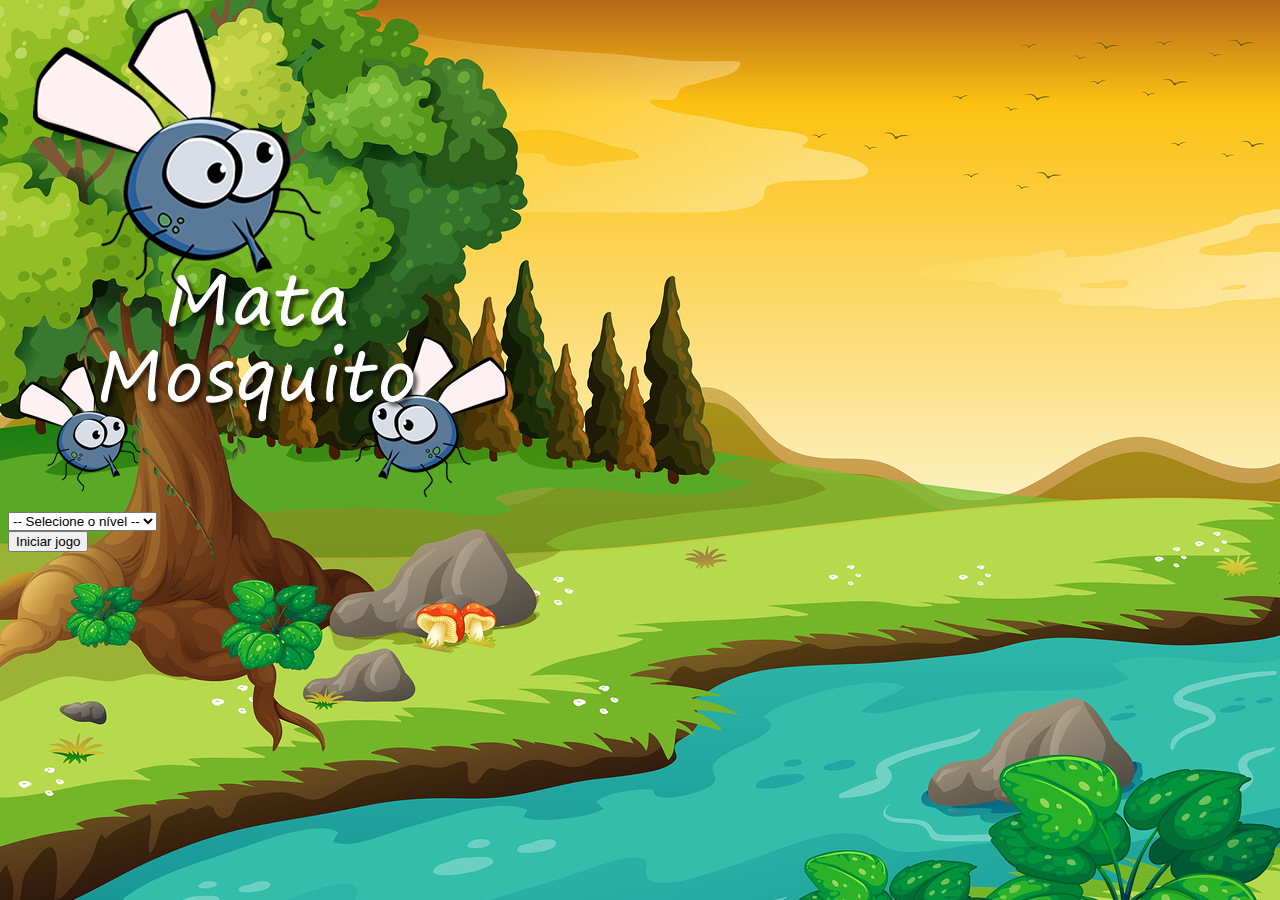
<file: index.html>
<!DOCTYPE html>
<html lang="pt_br">

<head>
  <meta charset="UTF-8">
  <meta name="viewport" content="width=device-width, initial-scale=1.0">
  <title>Mata Mosquito</title>
  <link href="https://stackpath.bootstrapcdn.com/bootstrap/4.5.0/css/bootstrap.min.css" rel="stylesheet"
    integrity="sha384-9aIt2nRpC12Uk9gS9baDl411NQApFmC26EwAOH8WgZl5MYYxFfc+NcPb1dKGj7Sk" crossorigin="anonymous">
  <link rel="stylesheet" href="styles/style.css">
  <script>
    function startGame() {
      var level = document.getElementById('level').value

      if (level == '') {
        alert('Selecione um nivel para iniciar o jogo')
        return false
      }

      window.location.href = "game.html?" + level
    }
  </script>
</head>

<body>
  <div class="container">
    <div class="row">
      <div class="col">
        <div class="d-flex justify-content-center">
          <img src="assets/game.png" alt="Game Over">
        </div>
      </div>
    </div>
    <div class="row">
      <div class="col">
        <div class="d-flex justify-content-center">
          <div class="mb-2">
            <select id="level" class="form-control">
              <option value="">-- Selecione o nível --</option>
              <option value="normal">Normal</option>
              <option value="hard">Difícil</option>
              <option value="chucknorris">Chuck Norris</option>
            </select>
          </div>
        </div>
      </div>
    </div>
    <div class="row">
      <div class="col">
        <div class="d-flex justify-content-center">
          <button onclick="startGame()" class="btn btn-danger btn-lg">
            Iniciar jogo
          </button>
        </div>
      </div>
    </div>
  </div>
</body>

</html>
</file>
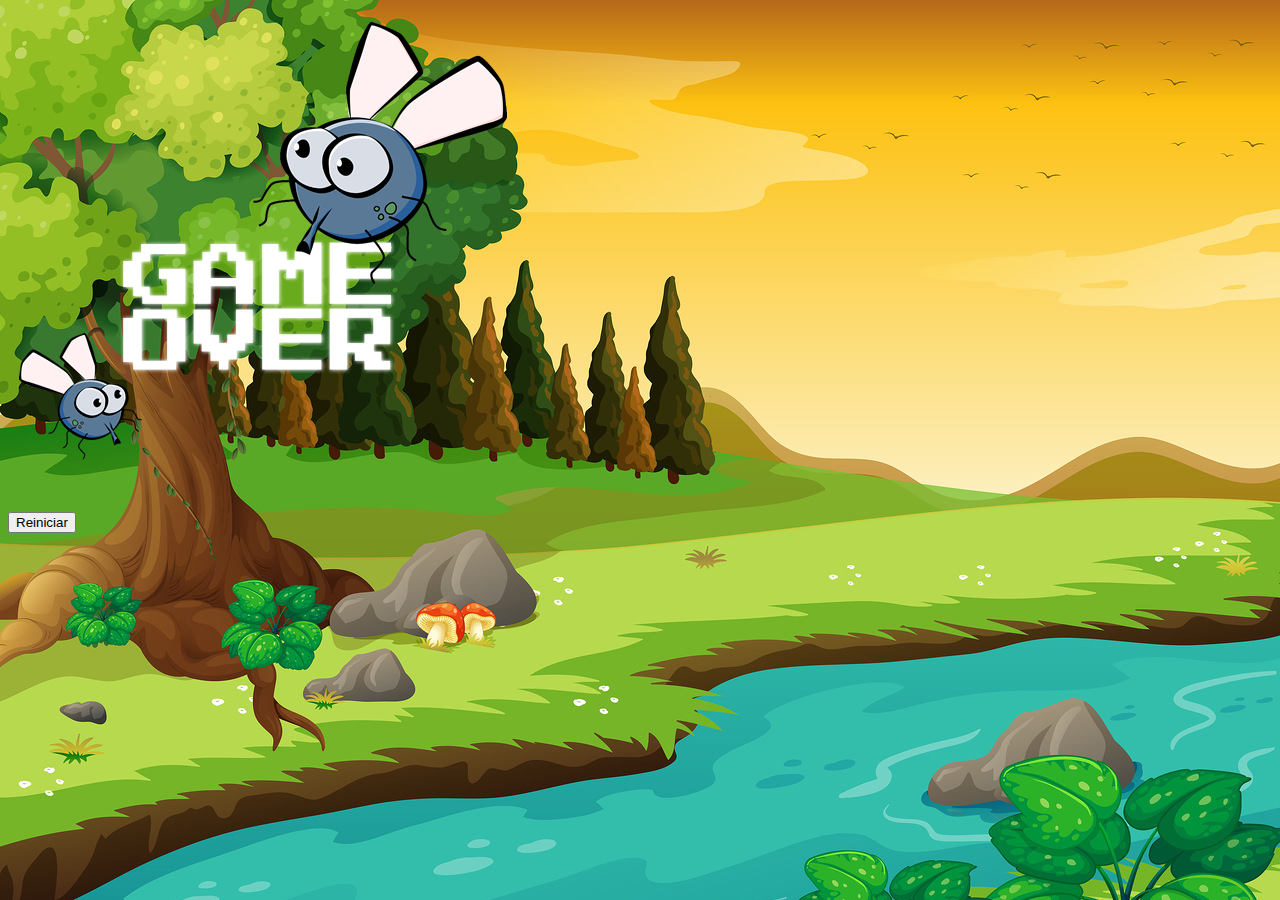
<file: game-over.html>
<!DOCTYPE html>
<html lang="pt_br">

<head>
  <meta charset="UTF-8">
  <meta name="viewport" content="width=device-width, initial-scale=1.0">
  <title>Game Over</title>
  <link href="https://stackpath.bootstrapcdn.com/bootstrap/4.5.0/css/bootstrap.min.css" rel="stylesheet"
    integrity="sha384-9aIt2nRpC12Uk9gS9baDl411NQApFmC26EwAOH8WgZl5MYYxFfc+NcPb1dKGj7Sk" crossorigin="anonymous">
  <link rel="stylesheet" href="styles/style.css">
</head>

<body>
  <div class="container">
    <div class="row">
      <div class="col">
        <div class="d-flex justify-content-center">
          <img src="assets/game_over.png" alt="Game Over">
        </div>
      </div>
    </div>
    <div class="row">
      <div class="col">
        <div class="d-flex justify-content-center">
          <button onclick="window.location.href = 'index.html'" class="btn btn-dark btn-lg">
            Reiniciar
          </button>
        </div>
      </div>
    </div>
  </div>
</body>

</html>
</file>
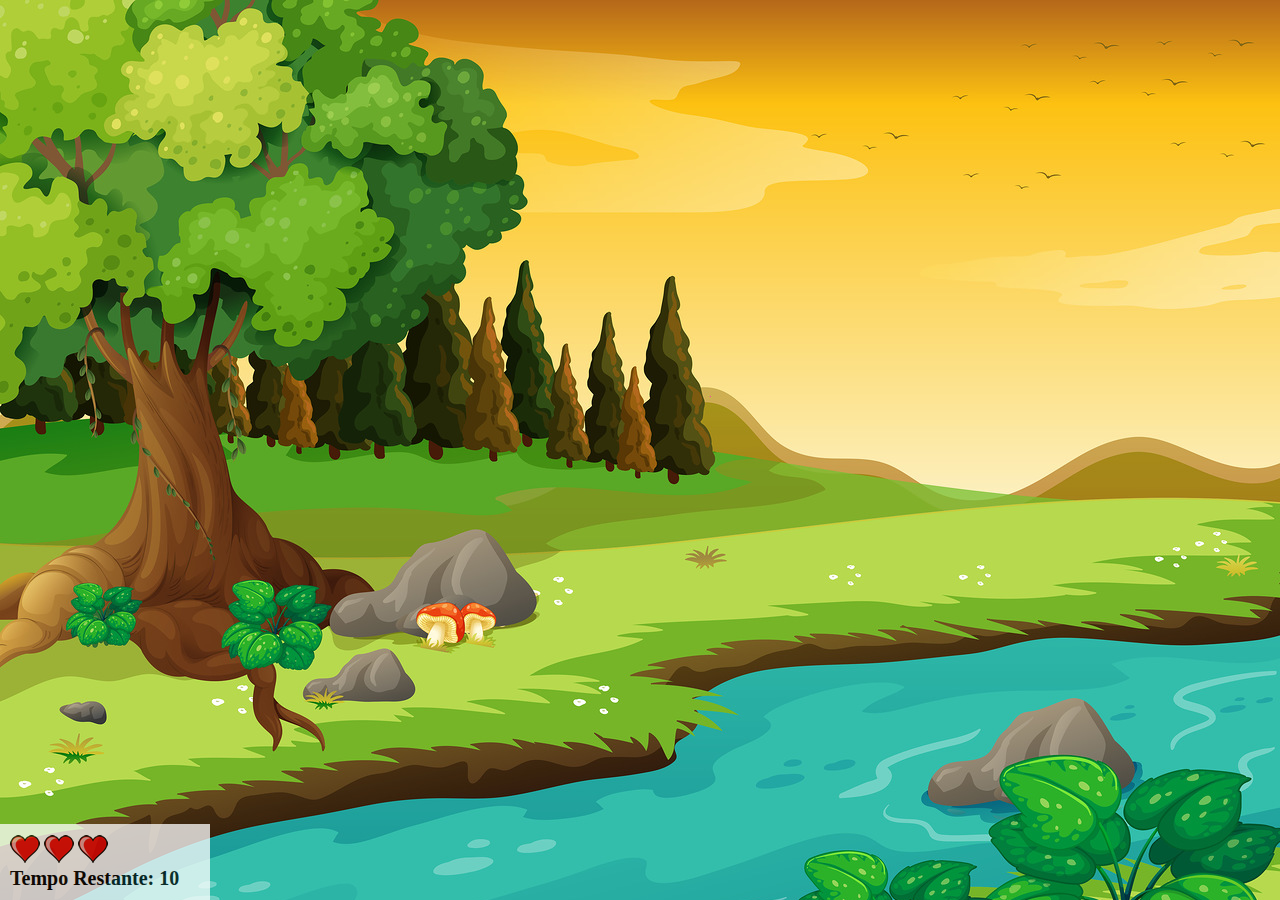
<file: game.html>
<!DOCTYPE html>
<html lang="pt_br">

<head>
  <meta charset="UTF-8">
  <meta name="viewport" content="width=device-width, initial-scale=1.0">
  <title>Mata Mosquito</title>
  <link rel="stylesheet" href="styles/style.css">
  <script src="scripts/game.js"></script>
</head>

<body onresize="windowGameSize()">
  <div class="panel">
    <div class="lifes-points">
      <img id="life3" src="assets/full_heart.png" alt="Coração vazio">
      <img id="life2" src="assets/full_heart.png" alt="Coração vazio">
      <img id="life1" src="assets/full_heart.png" alt="Coração vazio">
    </div>
    <div class="time-left">
      Tempo Restante:
      <span id="time-left">

      </span>
    </div>
  </div>
  <script>
    document.getElementById('time-left').innerHTML = time

    var createFly = setInterval(function() {
      randomicPosition()
      
    }, setFlyTime)
  </script>
</body>

</html>
</file>
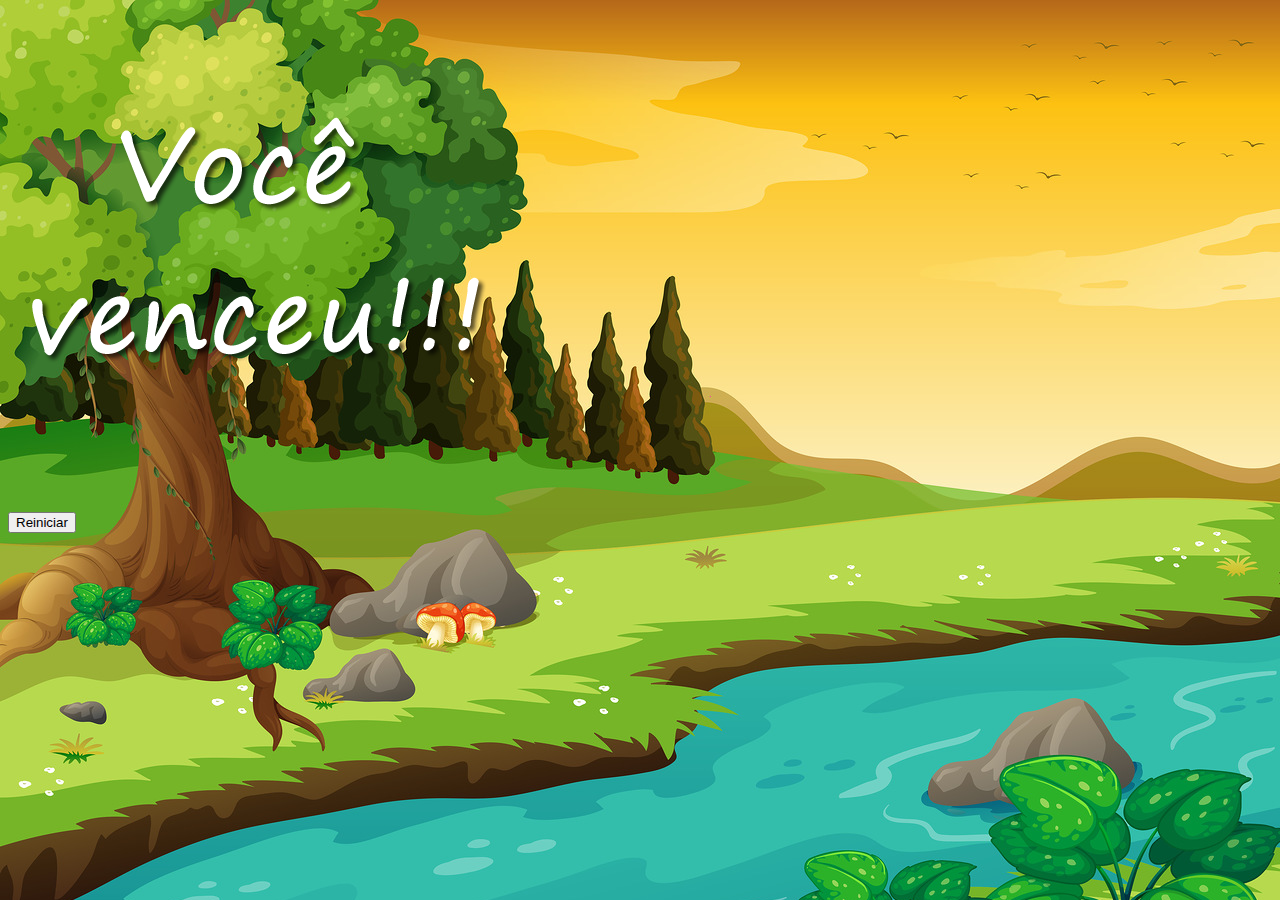
<file: victory.html>
<!DOCTYPE html>
<html lang="pt_br">

<head>
  <meta charset="UTF-8">
  <meta name="viewport" content="width=device-width, initial-scale=1.0">
  <title>Victory!!!</title>
  <link href="https://stackpath.bootstrapcdn.com/bootstrap/4.5.0/css/bootstrap.min.css" rel="stylesheet"
    integrity="sha384-9aIt2nRpC12Uk9gS9baDl411NQApFmC26EwAOH8WgZl5MYYxFfc+NcPb1dKGj7Sk" crossorigin="anonymous">
  <link rel="stylesheet" href="styles/style.css">
</head>

<body>
  <div class="container">
    <div class="row">
      <div class="col">
        <div class="d-flex justify-content-center">
          <img src="assets/victory.png" alt="Game Over">
        </div>
      </div>
    </div>
    <div class="row">
      <div class="col">
        <div class="d-flex justify-content-center">
          <button onclick="window.location.href = 'index.html'" class="btn btn-dark btn-lg">
            Reiniciar
          </button>
        </div>
      </div>
    </div>
  </div>
</body>

</html>
</file>
<file: styles/style.css>
html {
  cursor: url(../assets/fly_killer.png) 30 30, auto;
}

body {
  background: url(../assets/bg.jpg),
    #21a521f5;
  background-repeat: no-repeat;
}

.fly1 {
  width: 50px;
  height: 50px;
}

.fly2 {
  width: 70px;
  height: 70px;
}

.fly3 {
  width: 90px;
  height: 90px;
}

.left {
  transform: scaleX(1);
}

.right {
  transform: scaleX(-1);
}

.panel {
  position: absolute;
  width: 190px;
  padding: 10px;
  left: 0px;
  bottom: 0px;
  border-top: solid 1px #fff;
  background-color: #fff;
  opacity: 0.75;
}

.life-points {
  float: left;
}

.time-left {
  float: left;
  font-size: 20px;
  font-weight: bold;
}
</file>
